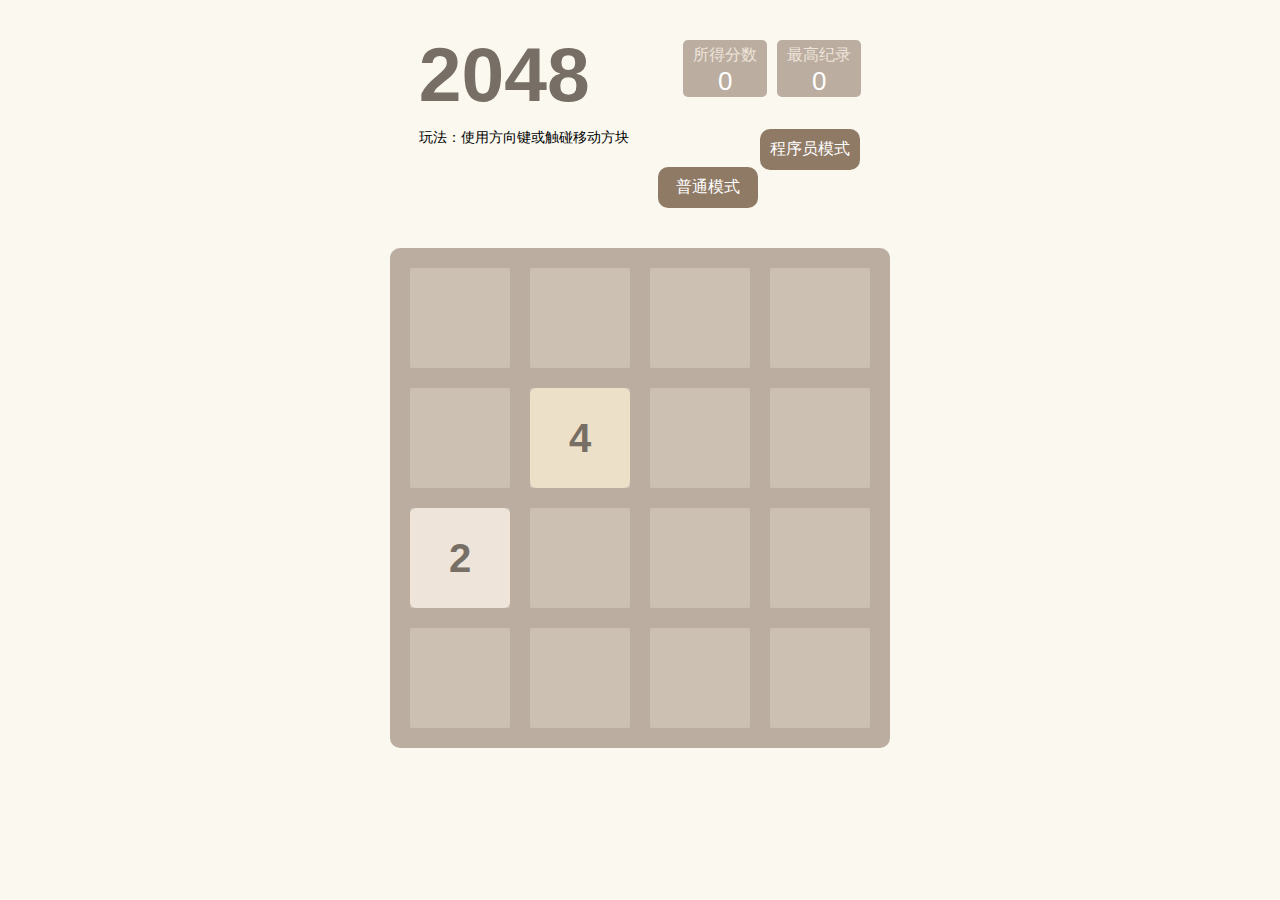
<file: index.html>
<!DOCTYPE html>
<html lang="en">

<head>
    <meta charset="UTF-8">
    <meta name="viewport" content="width=device-width,initial-scale=1.0,user-scalable=no" />
    <meta http-equiv="X-UA-Compatible" content="ie=edge">
    <title>2048</title>
    <link rel="stylesheet" type="text/css" href="./css/main.css">
</head>

<body>
    <audio src="./music/start.min.mp3" autoplay id="audio"></audio>

    <header>
        <div class="header-top">
            <h1>2048</h1>
            <p>
                <span class="score-title">最高纪录</span>
                <span id="record" class="number">0</span>
            </p>
            <p>
                <span class="score-title">所得分数</span>
                <span id="score" class="number">0</span>
            </p>
        </div>
        <div class="header-bottom">
            <p>玩法：使用方向键或触碰移动方块</p>
            <a href="#" id="newgamebutton2">程序员模式</a>
            <a href="#" id="newgamebutton">普通模式</a>
            </div>


    </header>

    <div id="grid-container">
        <div class="grid-cell" id="grid-cell-0-0"></div>
        <div class="grid-cell" id="grid-cell-0-1"></div>
        <div class="grid-cell" id="grid-cell-0-2"></div>
        <div class="grid-cell" id="grid-cell-0-3"></div>

        <div class="grid-cell" id="grid-cell-1-0"></div>
        <div class="grid-cell" id="grid-cell-1-1"></div>
        <div class="grid-cell" id="grid-cell-1-2"></div>
        <div class="grid-cell" id="grid-cell-1-3"></div>

        <div class="grid-cell" id="grid-cell-2-0"></div>
        <div class="grid-cell" id="grid-cell-2-1"></div>
        <div class="grid-cell" id="grid-cell-2-2"></div>
        <div class="grid-cell" id="grid-cell-2-3"></div>

        <div class="grid-cell" id="grid-cell-3-0"></div>
        <div class="grid-cell" id="grid-cell-3-1"></div>
        <div class="grid-cell" id="grid-cell-3-2"></div>
        <div class="grid-cell" id="grid-cell-3-3"></div>
        <div id="game-over">
            <div class="wrap-p">
                <p>Game over!</p>
                <p>得分：<span id="game-over-scores"></span></p>
                <p>最高：<span id="game-over-record"></span></p>
            </div>
        </div>
    </div>
    <script src="./js/jquery.min.js"></script>
    <script src="./js/support.min.js"></script>
    <script src="./js/showanimation.min.js"></script>
    <script src="./js/main.min.js"></script>
    <script src="./js/controlmusic.min.js"></script>
</body>

</html>
</file>
<file: css/main.css>
body {
  background: #faf8ef;
  font-family: Arial, Helvetica, sans-serif;
}

header {
  display: block;
  margin: 30px auto;
  width: 100%;
  text-align: center;
}

header h1 {
  font-family: Arial;
  font-size: 6vw;
  font-weight: bold;
  margin: 0 auto;
  color: #776e65;
}

header #newgamebutton,header #newgamebutton2 {
  display: block;
  margin: 10px 1px;

  width: 80px;
  padding: 10px;
  background-color: #8f7a66;

  font-family: Arial;
  color: white;

  border-radius: 10px;
  text-decoration: none;
}

header #newgamebutton:hover,header #newgamebutton2:hover, {
  background-color: #9f8b77;
}

header p {
  font-family: Arial;
  font-size: 25px;
  margin: 10px auto;
}

.header-top {
  overflow: hidden;
  width: 35%;
  min-width: 300px;
  margin: 0 auto;
}

.header-top > * {
  float: left;
}

.header-top > p {
  float: right;
  background: #bbada0;
  font-size: 16px;
  padding: 0 10px;
  border-radius: 5px;
}

.header-top > p:first-of-type {
  margin-left: 10px;
}

.header-top > p > span {
  display: block;
}

.header-top > p > .score-title {
  color: #eee4da;
  padding-top: 5px;
}

.header-top > p > .number {
  font-size: 26px;
  color: #fff;
  position: relative;
}

#score-animation {
  position: absolute;
  top: 0;
  left: 20px;
  font-weight: bold;
  font-size: 22px;
  color: #f65e3b;
  z-index: 100;
  animation: move-up 600ms ease-in;
  animation-fill-mode: both;
}

@keyframes move-up {
  0% {
    top: 25px;
    opacity: 1;
  }

  100% {
    top: -50px;
    opacity: 0;
  }
}

#encourage-animation {
  position: fixed;
  opacity: 0;
  font-size: 40px;
  animation: move-bottom-right 5s;
}

@keyframes move-bottom-right {
  0% {
    bottom: 0;
    left: 50%;
    opacity: 1;
  }

  50% {
    bottom: 50%;
    left: 50%;
    opacity: 1;
  }

  100% {
    bottom: 50%;
    left: 90%;
    opacity: 0;
  }
}

.header-bottom {
  overflow: hidden;
  width: 35%;
  min-width: 300px;
  margin: 0 auto;
}

.header-bottom > * {
  float: left;
}

.header-bottom > a {
  float: right;
}

.header-bottom > p {
  font-size: 14px;
  text-align: left;
  width: 55%;
}

#grid-container {
  width: 460px;
  height: 460px;
  padding: 20px;

  margin: 10px auto;
  background-color: #bbada0;

  border-radius: 10px;
  position: relative;
}

.grid-cell {
  width: 100px;
  height: 100px;
  border-radius: 6px;
  background-color: #ccc0b3;

  position: absolute;
}

.number-cell {
  border-radius: 6px;

  position: absolute;

  font-family: Arial;
  font-weight: bold;
  font-size: 60px;
  line-height: 100px;
  text-align: center;
}

.new-number-cell {
  animation: rotate 1s;
}

@keyframes rotate {
  from {
    transform: rotate(0deg);
  }

  to {
    transform: rotate(360deg);
  }
}

#game-over {
  position: absolute;
  top: 0;
  left: 0;
  width: 100%;
  height: 100%;
  background: rgba(238, 228, 218, 0.5);
  z-index: 100;
  display: none;
}
#game-over > .wrap-p {
  display: table-cell;
  width: 100%;
  margin: 0;
  vertical-align: middle;
  font-size: 40px;
  font-weight: bold;
  text-align: center;
  color: #776e65;

  animation: fade-in 800ms ease 300ms;
  animation-fill-mode: both;
}

@keyframes fade-in{
    from {
        opacity: 0;
      }
    
      to {
        opacity: 1;
      }
}

@media screen and (max-width: 768px) {
  header h1 {
    font-size: 50px;
  }

  .header-top > p {
    font-size: 14px;
  }

  .header-top > p > .number {
    font-size: 18px;
  }
  .header-bottom > p {
    width: 40%;
  }

  header #newgamebutton,header #newgamebutton2 {
    width: 60px;
    font-size: 12px;
  }
  #game-over > .wrap-p {
    font-size: 30px;
  }
}
</file>
